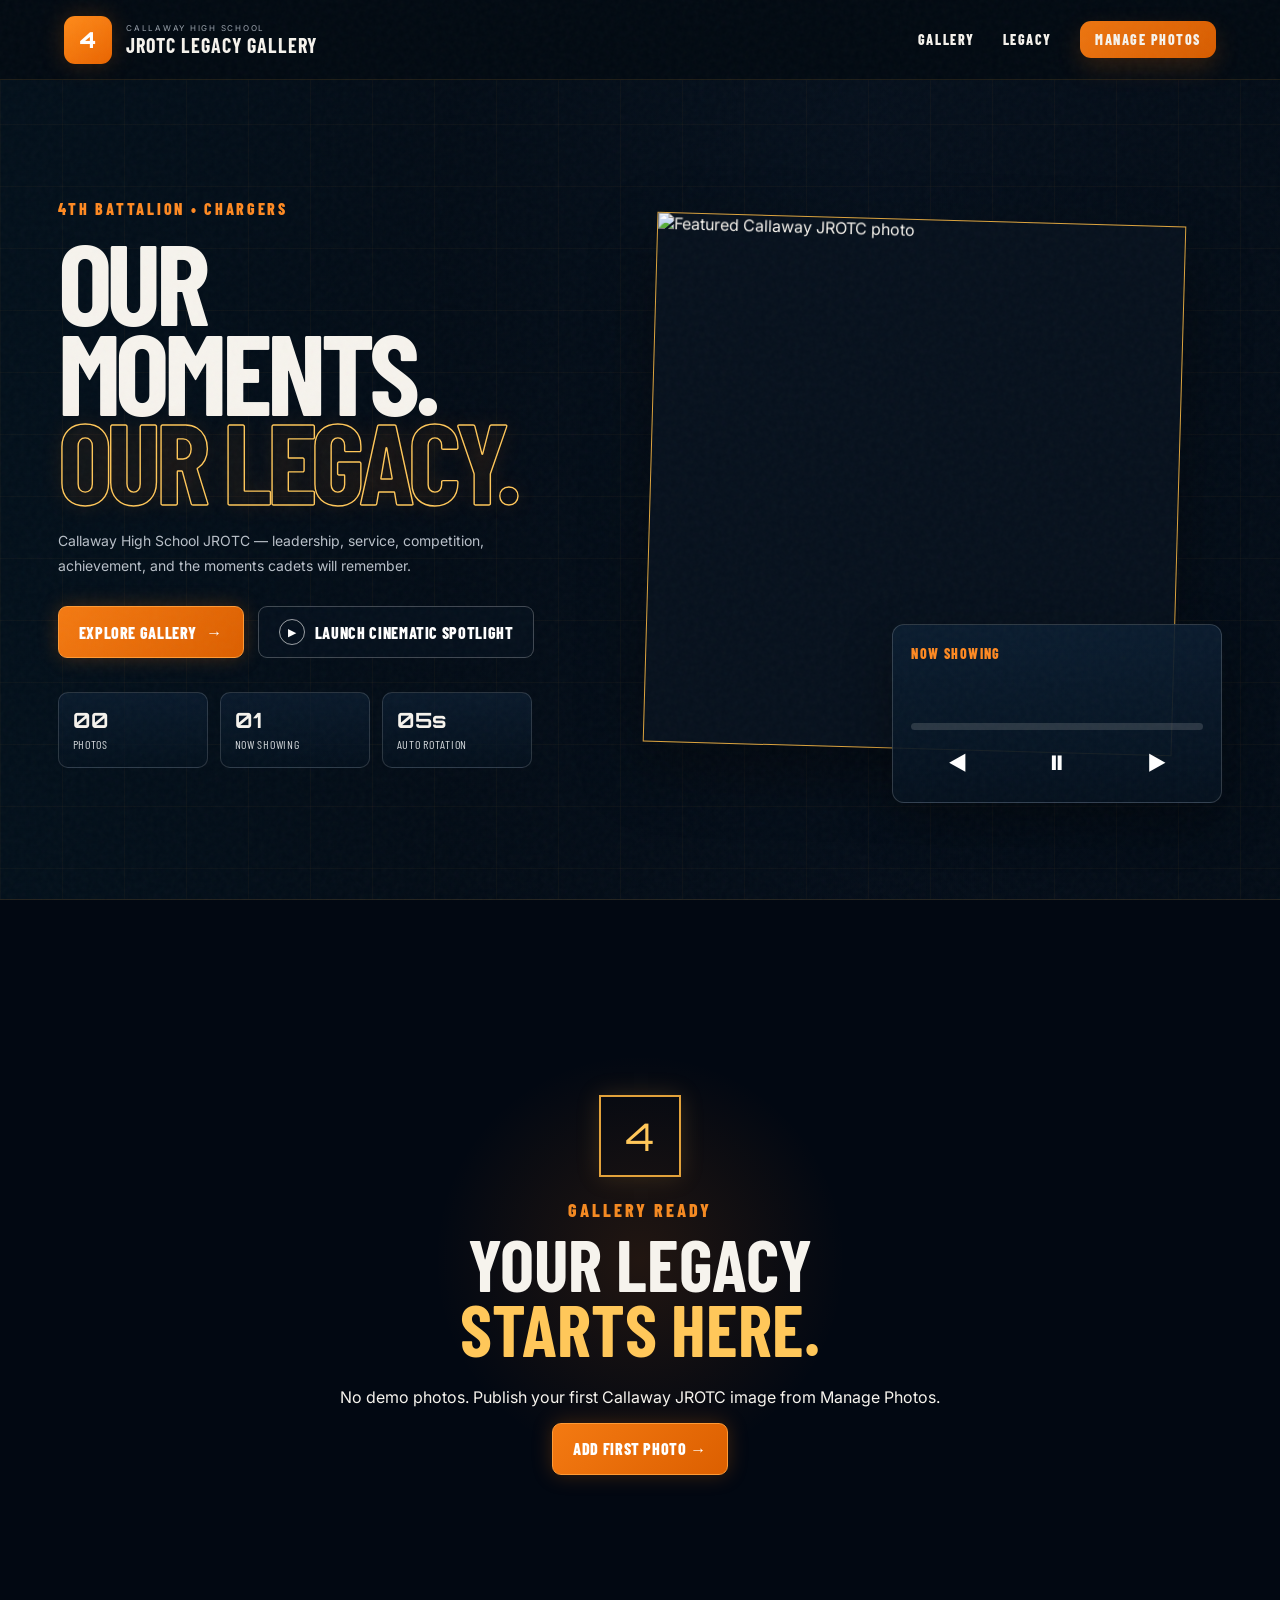
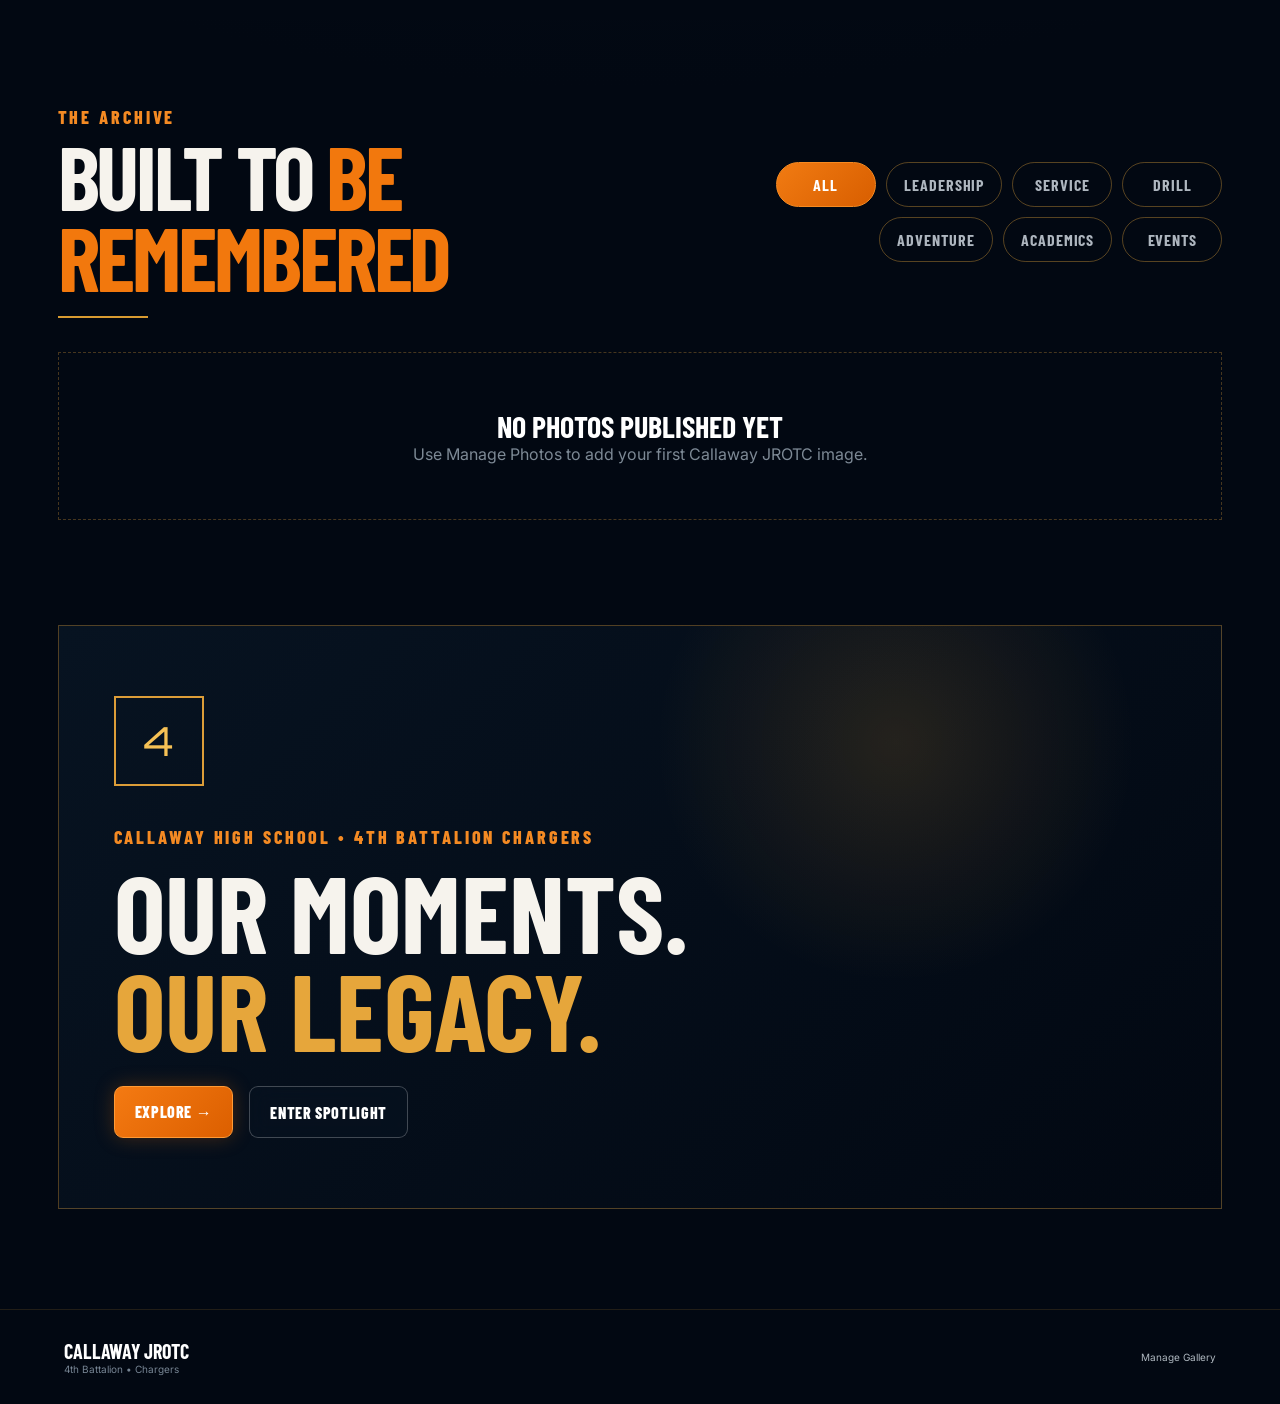
<file: index.html>
<!DOCTYPE html>
<html lang="en">
<head>
  <meta charset="UTF-8">
  <meta name="viewport" content="width=device-width, initial-scale=1.0">
  <meta name="theme-color" content="#020812">
  <title>Callaway JROTC Legacy Gallery</title>
  <link rel="preconnect" href="https://fonts.googleapis.com">
  <link rel="preconnect" href="https://fonts.gstatic.com" crossorigin>
  <link href="https://fonts.googleapis.com/css2?family=Barlow+Condensed:wght@600;700;800;900&family=Inter:wght@400;500;600;700;800&family=Orbitron:wght@600;700;800&display=swap" rel="stylesheet">
  <link rel="stylesheet" href="style.css">
</head>
<body>
  <div class="grain"></div>

  <header class="topbar">
    <a href="#home" class="brand">
      <div class="brand-mark">4</div>
      <div class="brand-copy">
        <span>CALLAWAY HIGH SCHOOL</span>
        <strong>JROTC LEGACY GALLERY</strong>
      </div>
    </a>
    <nav>
      <a href="#gallery">Gallery</a>
      <a href="#legacy">Legacy</a>
      <a class="admin-link" href="admin.html">Manage Photos</a>
    </nav>
  </header>

  <main>
    <section id="home" class="hero">
      <div id="heroBackdrop" class="hero-backdrop"></div>
      <div class="hero-shade"></div>
      <div class="hero-lines"></div>

      <div class="hero-content">
        <div class="hero-copy">
          <div class="battalion">4TH BATTALION • CHARGERS</div>
          <h1><span>OUR MOMENTS.</span><em>OUR LEGACY.</em></h1>
          <p>Callaway High School JROTC — leadership, service, competition, achievement, and the moments cadets will remember.</p>

          <div class="hero-actions">
            <a href="#gallery" class="primary-btn">EXPLORE GALLERY <span>→</span></a>
            <button id="spotlightBtn" class="outline-btn"><span class="play-icon">▶</span> LAUNCH CINEMATIC SPOTLIGHT</button>
          </div>

          <div class="hero-stats">
            <div><b id="photoCount">00</b><small>PHOTOS</small></div>
            <div><b id="heroCurrent">01</b><small>NOW SHOWING</small></div>
            <div><b>05s</b><small>AUTO ROTATION</small></div>
          </div>
        </div>

        <div class="hero-feature">
          <div class="hero-frame-back one"></div>
          <div class="hero-frame-back two"></div>
          <div class="hero-photo-frame">
            <img id="heroImage" alt="Featured Callaway JROTC photo">
          </div>
          <div class="hero-now-card">
            <span>NOW SHOWING</span>
            <strong id="heroTitle"></strong>
            <p id="heroCaption"></p>
            <div class="hero-progress"><div id="heroProgress"></div></div>
            <div class="hero-controls">
              <button id="heroPrev">◀</button>
              <button id="heroPlay">Ⅱ</button>
              <button id="heroNext">▶</button>
            </div>
          </div>
        </div>
      </div>
    </section>

    <section id="emptyHero" class="empty-hero" hidden>
      <div class="empty-mark">4</div>
      <span>GALLERY READY</span>
      <h2>YOUR LEGACY<br><em>STARTS HERE.</em></h2>
      <p>No demo photos. Publish your first Callaway JROTC image from Manage Photos.</p>
      <a href="admin.html" class="primary-btn">ADD FIRST PHOTO →</a>
    </section>

    <section id="gallery" class="gallery-section">
      <div class="archive-head">
        <div>
          <span class="micro">THE ARCHIVE</span>
          <h2>BUILT TO <em>BE REMEMBERED</em></h2>
          <div class="head-line"></div>
        </div>
        <div class="filters">
          <button class="filter active" data-filter="all">ALL</button>
          <button class="filter" data-filter="leadership">LEADERSHIP</button>
          <button class="filter" data-filter="service">SERVICE</button>
          <button class="filter" data-filter="drill">DRILL</button>
          <button class="filter" data-filter="adventure">ADVENTURE</button>
          <button class="filter" data-filter="academics">ACADEMICS</button>
          <button class="filter" data-filter="events">EVENTS</button>
        </div>
      </div>

      <div id="galleryGrid" class="gallery-grid"></div>
      <div id="emptyGallery" class="empty-gallery" hidden>
        <strong>NO PHOTOS PUBLISHED YET</strong>
        <span>Use Manage Photos to add your first Callaway JROTC image.</span>
      </div>
    </section>

    <section id="legacy" class="legacy">
      <div class="legacy-inner">
        <div class="legacy-mark">4</div>
        <span class="micro">CALLAWAY HIGH SCHOOL • 4TH BATTALION CHARGERS</span>
        <h2>OUR MOMENTS.<br><em>OUR LEGACY.</em></h2>
        <div class="legacy-actions">
          <a href="#gallery" class="primary-btn">EXPLORE →</a>
          <button id="legacySpotlight" class="outline-btn">ENTER SPOTLIGHT</button>
        </div>
      </div>
    </section>
  </main>

  <footer>
    <div><strong>CALLAWAY JROTC</strong><span>4th Battalion • Chargers</span></div>
    <a href="admin.html">Manage Gallery</a>
  </footer>

  <!-- MOCKUP-MATCHED SPOTLIGHT -->
  <div id="spotlight" class="cinema-overlay" aria-hidden="true">
    <div id="cinemaBackdrop" class="cinema-backdrop"></div>
    <div class="cinema-shade"></div>
    <div class="cinema-rays"></div>

    <div class="cinema-topbar">
      <div class="cinema-label"><span></span>CINEMATIC SPOTLIGHT</div>

      <div class="cinema-top-actions">
        <div class="autoplay-label">AUTOPLAY <b id="autoplayState">ON</b><span></span></div>
        <button id="toggleAutoplay" class="pause-btn">Ⅱ&nbsp;&nbsp;PAUSE</button>
        <button id="closeSpotlight" class="cinema-close">×</button>
      </div>
    </div>

    <div class="cinema-shell">
      <div class="cinema-stage-grid">
        <div class="nav-cell">
          <button id="spotPrev" class="cinema-arrow">‹</button>
        </div>

        <div class="cinema-photo-column">
          <div class="cinema-gold-outer">
            <div id="spotPhotoStage" class="cinema-photo-stage">
              <img id="spotImage" alt="">
              <div class="cinema-photo-vignette"></div>
              <div class="cinema-progress"><div id="spotProgress"></div></div>
            </div>
          </div>
        </div>

        <div class="nav-cell">
          <button id="spotNext" class="cinema-arrow">›</button>
        </div>
      </div>

      <div class="cinema-meta">
        <div class="cinema-title">
          <span id="spotCategory"></span>
          <h2 id="spotTitle"></h2>
          <div class="title-rule"><i></i></div>
          <p id="spotCaption"></p>
        </div>

        <div class="cinema-count">
          <b id="spotCurrent">01</b>
          <span>/</span>
          <small id="spotTotal">01</small>
        </div>
      </div>

      <div class="filmstrip-shell">
        <div class="filmstrip-edge left-edge"></div>
        <div id="filmstrip" class="filmstrip"></div>
        <div class="filmstrip-edge right-edge"></div>
      </div>
    </div>
  </div>

  <script src="app.js"></script>
</body>
</html>
</file>
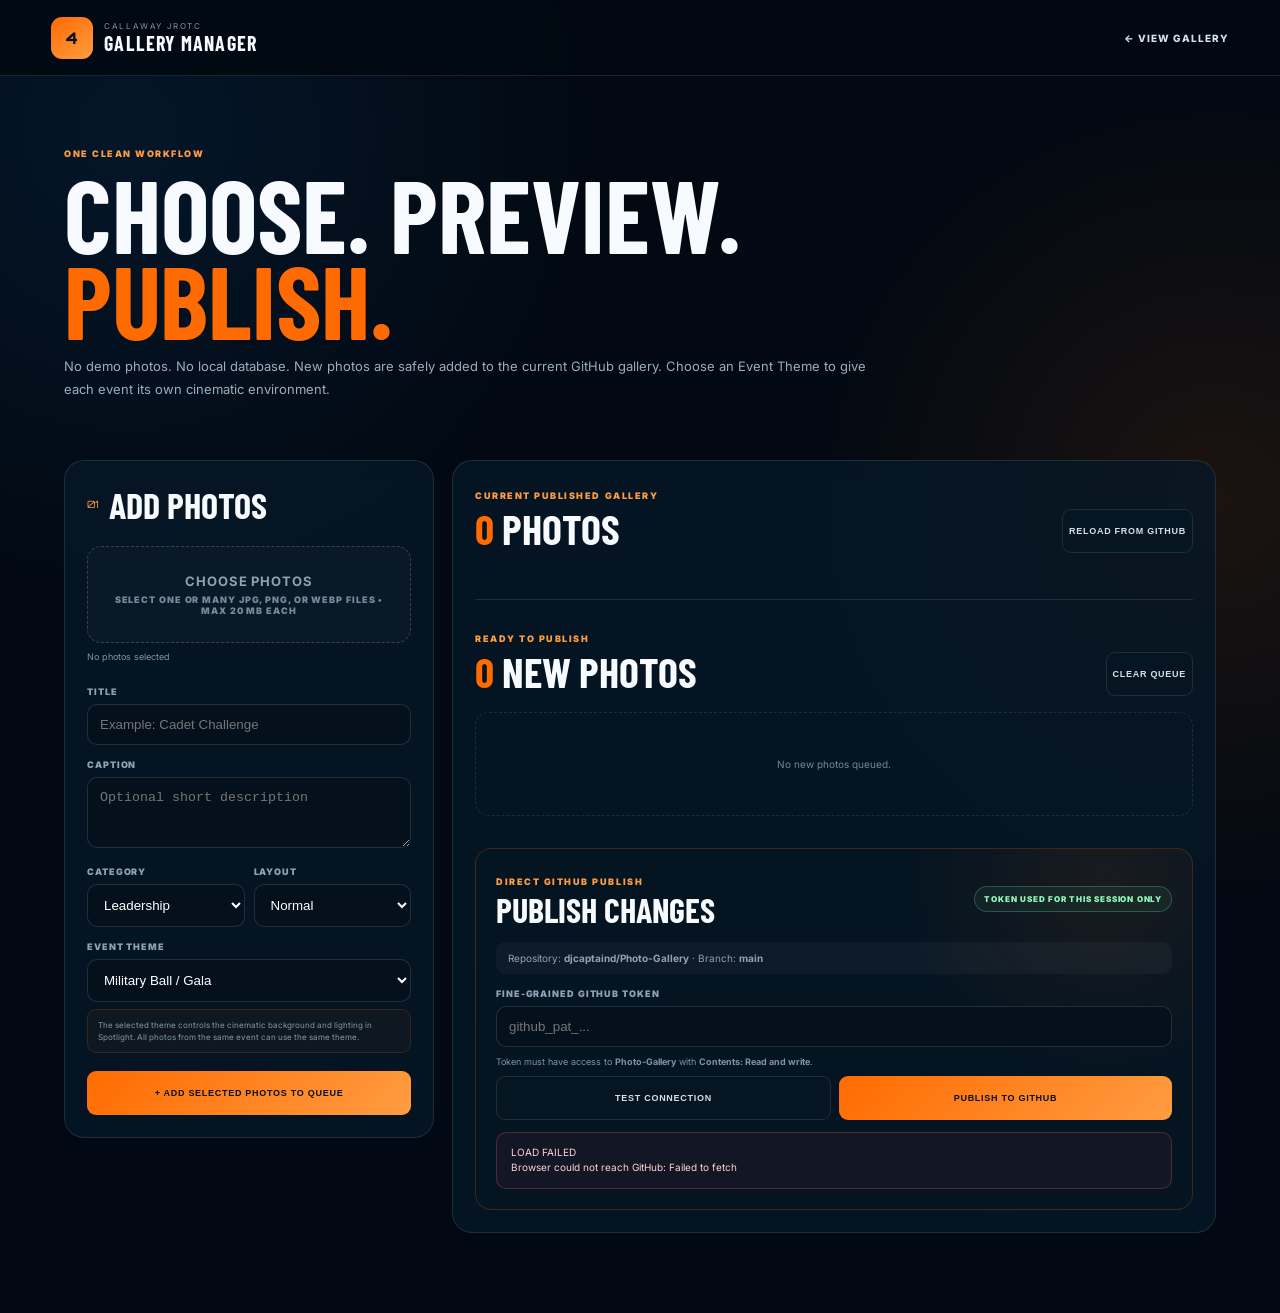
<file: admin.html>
<!DOCTYPE html>
<html lang="en">
<head>
  <meta charset="UTF-8">
  <meta name="viewport" content="width=device-width,initial-scale=1">
  <title>Callaway JROTC Gallery Manager</title>
  <link href="https://fonts.googleapis.com/css2?family=Barlow+Condensed:wght@700;800;900&family=Inter:wght@400;600;700;800&family=Orbitron:wght@600;700;800&display=swap" rel="stylesheet">
  <link rel="stylesheet" href="admin.css">
</head>
<body>
<header><div class="brand"><div class="badge">4</div><div><span>CALLAWAY JROTC</span><strong>GALLERY MANAGER</strong></div></div><a href="index.html">← VIEW GALLERY</a></header>
<main>
<section class="intro"><span>ONE CLEAN WORKFLOW</span><h1>Choose. Preview.<br><em>Publish.</em></h1><p>No demo photos. No local database. New photos are safely added to the current GitHub gallery. Choose an Event Theme to give each event its own cinematic environment.</p></section>
<section class="workspace">
  <aside class="add-panel">
    <div class="step"><span>01</span><h2>Add Photos</h2></div>
    <label class="dropbox"><input id="fileInput" type="file" multiple accept=".jpg,.jpeg,.png,.webp,image/jpeg,image/png,image/webp"><strong>CHOOSE PHOTOS</strong><small>Select one or many JPG, PNG, or WebP files • max 20 MB each</small></label>
    <div id="fileStatus" class="file-status">No photos selected</div>
    <div id="multiPreview" class="multi-preview"></div>
    <img id="preview" class="preview" hidden alt="Selected photo preview">
    <label>Title</label><input id="titleInput" placeholder="Example: Cadet Challenge">
    <label>Caption</label><textarea id="captionInput" rows="3" placeholder="Optional short description"></textarea>
    <div class="two"><div><label>Category</label><select id="categoryInput"><option value="leadership">Leadership</option><option value="service">Service</option><option value="drill">Drill & Color Guard</option><option value="adventure">Adventure</option><option value="academics">Academics</option><option value="events">Events</option></select></div><div><label>Layout</label><select id="layoutInput"><option value="normal">Normal</option><option value="wide">Wide</option><option value="tall">Tall</option></select></div></div>
    <label>Event Theme</label>
    <select id="eventThemeInput">
      <option value="military-ball">Military Ball / Gala</option>
      <option value="color-guard">Color Guard / Ceremony</option>
      <option value="drill-competition">Drill Competition</option>
      <option value="cadet-challenge">Cadet Challenge / Fitness</option>
      <option value="adventure-training">Adventure Training / ATU</option>
      <option value="academics-college">Academics / College Visit</option>
      <option value="stem-aviation">STEM / Aviation</option>
      <option value="community-service">Community Service</option>
      <option value="awards-promotion">Awards / Promotion</option>
      <option value="classroom">Classroom / Instruction</option>
      <option value="auto">Auto From Category</option>
    </select>
    <div class="theme-help">The selected theme controls the cinematic background and lighting in Spotlight. All photos from the same event can use the same theme.</div>
    <button id="queueBtn" class="orange-btn">+ ADD SELECTED PHOTOS TO QUEUE</button>
  </aside>

  <section class="main-panel">
    <div class="panel-head"><div><span class="micro">CURRENT PUBLISHED GALLERY</span><h2><b id="publishedCount">0</b> Photos</h2></div><button id="reloadBtn" class="dark-btn">RELOAD FROM GITHUB</button></div>
    <div id="publishedGrid" class="cards"></div>

    <div class="queue-section"><div class="panel-head"><div><span class="micro">READY TO PUBLISH</span><h2><b id="queueCount">0</b> New Photos</h2></div><button id="clearQueueBtn" class="dark-btn">CLEAR QUEUE</button></div><div id="queueGrid" class="cards"></div></div>

    <div class="publish-box">
      <div class="publish-title"><div><span class="micro">DIRECT GITHUB PUBLISH</span><h2>Publish Changes</h2></div><div class="session-pill">TOKEN USED FOR THIS SESSION ONLY</div></div>
      <div class="repo-lock">Repository: <b>djcaptaind/Photo-Gallery</b> · Branch: <b>main</b></div>
      <label>Fine-grained GitHub Token</label><input id="tokenInput" type="password" placeholder="github_pat_..." autocomplete="new-password">
      <p class="token-help">Token must have access to <b>Photo-Gallery</b> with <b>Contents: Read and write</b>.</p>
      <div class="publish-actions"><button id="testBtn" class="dark-btn">TEST CONNECTION</button><button id="publishBtn" class="orange-btn">PUBLISH TO GITHUB</button></div>
      <div id="statusBox" class="status-box" hidden></div>
      <div id="progressWrap" class="progress-wrap" hidden><div class="progress-top"><span id="progressText">Preparing…</span><b id="progressPct">0%</b></div><div class="progress-track"><div id="progressBar"></div></div></div>
    </div>
  </section>
</section>
</main>
<div id="toast" class="toast"></div>
<script src="admin.js"></script>
</body>
</html>
</file>
<file: style.css>
:root{
  --orange:#f5750a;
  --orange2:#ff9a35;
  --gold:#e2a23b;
  --gold2:#ffc75a;
  --navy:#06111e;
  --navy2:#0a1b2e;
  --bg:#020812;
  --white:#f6f3ed;
  --muted:#a7afba;
}
*{box-sizing:border-box}
html{scroll-behavior:smooth}
body{margin:0;background:radial-gradient(circle at 50% 0%,#0a1727,#020812 55%);color:var(--white);font-family:Inter,Arial,sans-serif;overflow-x:hidden}
body.locked{overflow:hidden}
a{color:inherit}
button{font:inherit}
.grain{position:fixed;inset:0;z-index:999;pointer-events:none;opacity:.032;background-image:url("data:image/svg+xml,%3Csvg viewBox='0 0 180 180' xmlns='http://www.w3.org/2000/svg'%3E%3Cfilter id='n'%3E%3CfeTurbulence type='fractalNoise' baseFrequency='.9' numOctaves='4' stitchTiles='stitch'/%3E%3C/filter%3E%3Crect width='100%25' height='100%25' filter='url(%23n)'/%3E%3C/svg%3E")}

.topbar{position:fixed;z-index:80;top:0;left:0;right:0;height:80px;padding:0 5vw;display:flex;align-items:center;justify-content:space-between;background:rgba(3,10,18,.9);border-bottom:1px solid rgba(226,162,59,.12);backdrop-filter:blur(14px)}
.brand{display:flex;align-items:center;gap:14px;text-decoration:none}
.brand-mark{width:48px;height:48px;border-radius:11px;display:grid;place-items:center;background:linear-gradient(145deg,#ff8b1a,#e96400);color:#fff;font-family:Orbitron;font-size:22px;font-weight:800;box-shadow:0 0 25px rgba(244,115,10,.22)}
.brand-copy span{display:block;font-size:8px;letter-spacing:.22em;color:#9ba4ae}
.brand-copy strong{font-family:Barlow Condensed;font-size:20px;letter-spacing:.05em}
nav{display:flex;align-items:center;gap:28px}
nav a{text-decoration:none;font-family:Barlow Condensed;font-size:14px;font-weight:800;letter-spacing:.11em;text-transform:uppercase}
.admin-link{padding:10px 15px;border-radius:11px;background:linear-gradient(135deg,#ed7510,#d75c00);box-shadow:0 10px 24px rgba(238,112,7,.18)}

.hero{min-height:100vh;position:relative;overflow:hidden;padding:118px 4.5vw 50px;display:flex;align-items:center;border-bottom:1px solid rgba(226,162,59,.14)}
.hero-backdrop{position:absolute;inset:-4%;background-position:center;background-size:cover;filter:blur(34px) saturate(.82) brightness(.44);transform:scale(1.1);opacity:.65}
.hero-shade{position:absolute;inset:0;background:linear-gradient(90deg,#03101b 0%,rgba(3,12,22,.97) 35%,rgba(3,12,22,.55) 68%,rgba(3,12,22,.85) 100%)}
.hero-lines{position:absolute;inset:0;background-image:linear-gradient(rgba(226,162,59,.04) 1px,transparent 1px),linear-gradient(90deg,rgba(226,162,59,.04) 1px,transparent 1px);background-size:62px 62px}
.hero-content{position:relative;z-index:2;width:100%;max-width:1600px;margin:auto;display:grid;grid-template-columns:minmax(440px,.9fr) minmax(560px,1.1fr);gap:46px;align-items:center}
.battalion{font-family:Barlow Condensed;font-size:16px;font-weight:800;letter-spacing:.17em;color:#ff8a22;margin-bottom:18px}
.hero h1{font-family:Barlow Condensed;font-size:clamp(84px,9vw,142px);line-height:.78;text-transform:uppercase;margin:0;letter-spacing:-.045em}
.hero h1 span,.hero h1 em{display:block}.hero h1 em{font-style:normal;color:transparent;-webkit-text-stroke:1.4px var(--gold2);text-shadow:0 0 22px rgba(244,115,10,.12)}
.hero-copy>p{max-width:620px;color:#b9c0c9;font-size:14px;line-height:1.75;margin:24px 0 0}
.hero-actions{display:flex;gap:14px;margin-top:28px;flex-wrap:wrap}
.primary-btn,.outline-btn{min-height:52px;padding:0 20px;border-radius:9px;display:inline-flex;align-items:center;justify-content:center;gap:10px;text-decoration:none;font-family:Barlow Condensed;font-size:16px;font-weight:800;letter-spacing:.04em;cursor:pointer}
.primary-btn{background:linear-gradient(135deg,#f47a12,#dc5f00);color:#fff;border:1px solid #ff9a35;box-shadow:0 0 20px rgba(244,115,10,.25)}
.outline-btn{background:rgba(7,20,34,.58);color:#fff;border:1px solid rgba(255,255,255,.24);backdrop-filter:blur(10px)}
.play-icon{width:26px;height:26px;border-radius:50%;display:grid;place-items:center;border:1px solid rgba(255,255,255,.6);font-size:10px}
.hero-stats{display:flex;gap:12px;margin-top:34px}
.hero-stats>div{min-width:150px;padding:14px;border-radius:10px;border:1px solid rgba(255,255,255,.15);background:linear-gradient(180deg,rgba(13,31,51,.72),rgba(5,18,31,.7))}
.hero-stats b{display:block;font-family:Orbitron;font-size:21px}.hero-stats small{font-family:Barlow Condensed;font-size:12px;letter-spacing:.06em;color:#d4d8dc}
.hero-feature{position:relative;min-height:670px;display:flex;align-items:center;justify-content:center}
.hero-frame-back{position:absolute;width:68%;height:62%;border:1px solid rgba(226,162,59,.28);border-radius:12px;background:rgba(8,26,44,.45)}
.hero-frame-back.one{transform:translate(42px,16px) rotate(5deg)}.hero-frame-back.two{transform:translate(-35px,26px) rotate(-4deg)}
.hero-photo-frame{position:relative;z-index:3;width:min(700px,86%);height:530px;border:1px solid #dca33d;background:#07111d;box-shadow:0 24px 65px rgba(0,0,0,.4);transform:rotate(1.6deg)}
.hero-photo-frame img{width:100%;height:100%;object-fit:cover;display:block}
.hero-now-card{position:absolute;z-index:5;right:0;bottom:16px;width:330px;padding:18px;border-radius:12px;border:1px solid rgba(255,255,255,.17);background:linear-gradient(180deg,rgba(11,29,48,.93),rgba(5,18,31,.93));box-shadow:0 18px 50px rgba(0,0,0,.32)}
.hero-now-card>span{font-family:Barlow Condensed;font-size:14px;font-weight:800;letter-spacing:.1em;color:#ff8a22}.hero-now-card>strong{display:block;margin-top:8px;font-family:Barlow Condensed;font-size:34px;text-transform:uppercase}.hero-now-card p{color:#c4c9cf;font-size:12px;line-height:1.55;min-height:36px}
.hero-progress{height:7px;border-radius:999px;background:rgba(255,255,255,.14);overflow:hidden}.hero-progress div{height:100%;width:0;background:linear-gradient(90deg,#ff7300,#ffa33d)}
.hero-controls{display:grid;grid-template-columns:1fr 1fr 1fr;gap:7px;margin-top:12px}.hero-controls button{height:42px;border:0;background:transparent;color:#fff;font-size:20px;font-weight:900;cursor:pointer}

.empty-hero{min-height:80vh;padding:120px 20px 70px;display:flex;flex-direction:column;align-items:center;justify-content:center;text-align:center;background:radial-gradient(circle at center,rgba(244,115,10,.13),transparent 28%),#020812}
.empty-mark{width:82px;height:82px;border:2px solid var(--gold);display:grid;place-items:center;font-family:Orbitron;font-size:38px;color:var(--gold2);box-shadow:0 0 22px rgba(226,162,59,.18);margin-bottom:22px}
.empty-hero>span,.micro{font-family:Barlow Condensed;font-size:18px;font-weight:800;letter-spacing:.16em;color:#f48a23}
.empty-hero h2,.archive-head h2,.legacy h2{font-family:Barlow Condensed;text-transform:uppercase;line-height:.9}.empty-hero h2{font-size:72px;margin:10px 0}.empty-hero h2 em{font-style:normal;color:var(--gold2)}

.gallery-section{max-width:1600px;margin:auto;padding:86px 4.5vw 105px}
.archive-head{display:flex;justify-content:space-between;gap:40px;align-items:center;margin-bottom:34px}
.archive-head h2{font-size:clamp(62px,7vw,100px);margin:7px 0 0;letter-spacing:-.035em}.archive-head h2 em{font-style:normal;color:#f2780d}
.head-line{width:90px;height:2px;background:#d89b31;margin-top:20px}
.filters{display:flex;max-width:560px;justify-content:flex-end;flex-wrap:wrap;gap:10px}
.filter{min-width:100px;padding:12px 17px;border-radius:999px;border:1px solid rgba(226,162,59,.38);background:transparent;color:#aeb6bf;font-family:Barlow Condensed;font-size:16px;font-weight:700;letter-spacing:.06em;cursor:pointer}
.filter.active,.filter:hover{background:linear-gradient(135deg,#f17b12,#d85e00);color:#fff;border-color:#f68a21}
.gallery-grid{display:grid;grid-template-columns:repeat(12,1fr);grid-auto-flow:dense;gap:18px}
.photo-card{position:relative;grid-column:span 4;height:500px;overflow:hidden;border-radius:14px;border:1px solid rgba(226,162,59,.48);background:#07131f;cursor:pointer;box-shadow:0 16px 45px rgba(0,0,0,.25)}
.photo-card.wide{grid-column:span 8}.photo-card.tall{height:600px}.photo-card:after{content:"";position:absolute;inset:0;z-index:1;box-shadow:inset 0 -160px 110px rgba(0,0,0,.82)}
.photo-card img{width:100%;height:100%;object-fit:cover;transition:transform .7s ease,filter .35s}.photo-card:hover img{transform:scale(1.045);filter:saturate(1.08) contrast(1.04)}
.card-num{position:absolute;z-index:3;left:20px;bottom:15px;font-family:Barlow Condensed;font-size:34px;color:#b5bac0}
.card-copy{position:absolute;z-index:3;left:22px;right:22px;bottom:54px}.card-copy span{font-family:Barlow Condensed;font-size:18px;font-weight:800;color:#f6a52f}.card-copy h3{font-family:Barlow Condensed;font-size:44px;line-height:.95;text-transform:uppercase;margin:5px 0}.card-copy p{font-size:13px;color:#c3c8ce}
.empty-gallery{padding:55px;text-align:center;border:1px dashed rgba(226,162,59,.3);color:#7d8995}.empty-gallery strong{display:block;font-family:Barlow Condensed;font-size:30px;color:#fff}

.legacy{padding:0 4.5vw 100px}.legacy-inner{max-width:1500px;margin:auto;min-height:520px;padding:70px 55px;position:relative;overflow:hidden;border:1px solid rgba(226,162,59,.35);background:radial-gradient(circle at 72% 20%,rgba(255,177,57,.13),transparent 25%),linear-gradient(135deg,#071321,#020812)}
.legacy-mark{width:90px;height:90px;border:2px solid #dc9d38;display:grid;place-items:center;font-family:Orbitron;font-size:40px;color:#f6c155;margin-bottom:40px}.legacy h2{font-size:clamp(76px,8.5vw,130px);margin:14px 0}.legacy h2 em{font-style:normal;color:#e6a63b}.legacy-actions{display:flex;gap:16px;margin-top:28px}
footer{min-height:95px;padding:24px 5vw;border-top:1px solid rgba(226,162,59,.14);display:flex;justify-content:space-between;align-items:center;color:#778594;font-size:10px}footer strong{display:block;color:#fff;font-family:Barlow Condensed;font-size:20px}footer a{text-decoration:none;color:#aeb7bf}

/* ===========================
   MOCKUP-MATCHED SPOTLIGHT
   =========================== */
.cinema-overlay{position:fixed;inset:0;z-index:200;display:none;overflow:hidden;background:#04080e}
.cinema-overlay.open{display:block}
.cinema-backdrop{position:absolute;inset:-6%;background-position:center;background-size:cover;filter:blur(36px) brightness(.5) saturate(.95);transform:scale(1.12);opacity:.9}
.cinema-shade{position:absolute;inset:0;background:radial-gradient(circle at 50% 34%,rgba(5,9,15,.04),rgba(5,9,15,.48) 60%,rgba(5,9,15,.92) 100%),linear-gradient(180deg,rgba(5,9,15,.14),rgba(5,9,15,.62))}
.cinema-rays{position:absolute;inset:0;background:linear-gradient(115deg,transparent 10%,rgba(246,121,15,.11) 24%,transparent 38%),linear-gradient(65deg,transparent 57%,rgba(63,136,229,.09) 72%,transparent 87%)}

.cinema-topbar{position:relative;z-index:4;height:78px;padding:18px 2.5vw 0;display:flex;justify-content:space-between;align-items:flex-start}
.cinema-label{display:flex;align-items:center;gap:10px;padding:10px 18px;border-radius:999px;border:1px solid rgba(226,162,59,.7);background:rgba(5,16,27,.62);font-family:Barlow Condensed;font-size:20px;font-weight:800;letter-spacing:.05em;box-shadow:0 0 22px rgba(226,162,59,.08)}
.cinema-label span{width:12px;height:12px;border-radius:50%;background:#ff7300;box-shadow:0 0 15px rgba(255,115,0,.95)}
.cinema-top-actions{display:flex;align-items:center;gap:14px}
.autoplay-label{display:flex;align-items:center;gap:8px;font-family:Barlow Condensed;font-size:18px;font-weight:800;letter-spacing:.06em}.autoplay-label b{color:#fff}.autoplay-label span{width:10px;height:10px;border-radius:50%;background:#ff7300;box-shadow:0 0 12px rgba(255,115,0,.9)}
.pause-btn,.cinema-close{border:1px solid rgba(226,162,59,.75);background:rgba(5,16,27,.62);color:#fff;font-family:Barlow Condensed;font-size:18px;font-weight:800;cursor:pointer}
.pause-btn{height:46px;padding:0 18px;border-radius:12px}
.cinema-close{width:48px;height:48px;border-radius:50%;font-size:30px;line-height:1}

.cinema-shell{position:relative;z-index:3;height:calc(100% - 78px);max-width:1580px;margin:auto;padding:4px 2.5vw 16px;display:grid;grid-template-rows:minmax(0,1fr) auto auto;gap:10px}

/* Critical fix: arrows have their own columns */
.cinema-stage-grid{min-height:0;display:grid;grid-template-columns:84px minmax(0,1fr) 84px;gap:14px;align-items:center}
.nav-cell{height:100%;display:flex;align-items:center;justify-content:center}
.cinema-arrow{width:74px;height:104px;border-radius:50%;border:1px solid rgba(226,162,59,.78);background:rgba(6,18,30,.58);color:#fff;font-size:58px;line-height:1;cursor:pointer;backdrop-filter:blur(10px);box-shadow:0 12px 35px rgba(0,0,0,.27)}
.cinema-arrow:hover{background:linear-gradient(135deg,#f17a11,#d96102);color:#fff;box-shadow:0 0 22px rgba(245,119,11,.3)}

.cinema-photo-column{height:100%;min-height:0;display:flex;align-items:center;justify-content:center}
.cinema-gold-outer{width:100%;height:100%;max-height:610px;min-height:390px;padding:9px;border:1px solid rgba(226,162,59,.58);border-radius:24px;background:rgba(4,13,22,.28);box-shadow:0 0 0 1px rgba(226,162,59,.15),0 28px 80px rgba(0,0,0,.4)}
.cinema-photo-stage{position:relative;width:100%;height:100%;border:1px solid rgba(226,162,59,.92);border-radius:17px;overflow:hidden;background:rgba(5,15,25,.4)}
.cinema-photo-stage:before{content:"";position:absolute;inset:0;background-image:var(--spot-img);background-size:cover;background-position:center;filter:blur(26px) brightness(.56) saturate(1.04);transform:scale(1.09);z-index:0}
.cinema-photo-stage:after{content:"";position:absolute;inset:0;z-index:1;background:linear-gradient(90deg,rgba(5,10,17,.34),transparent 19%,transparent 81%,rgba(5,10,17,.34)),linear-gradient(180deg,rgba(5,10,17,.03),rgba(5,10,17,.14))}
.cinema-photo-stage img{position:absolute;z-index:2;left:50%;top:50%;display:block;transition:opacity .3s ease,transform .5s ease}
.cinema-photo-stage.landscape img{width:100%;height:100%;object-fit:cover;transform:translate(-50%,-50%)}
.cinema-photo-stage.portrait img,.cinema-photo-stage.square img{max-width:88%;max-height:94%;width:auto;height:auto;object-fit:contain;transform:translate(-50%,-50%);border-radius:8px;border:1px solid rgba(226,162,59,.45);box-shadow:0 18px 55px rgba(0,0,0,.38)}
.cinema-photo-stage.square img{max-width:78%}
.cinema-photo-vignette{position:absolute;z-index:3;inset:0;pointer-events:none;box-shadow:inset 0 -80px 70px rgba(0,0,0,.16)}
.cinema-progress{position:absolute;z-index:4;left:2%;right:2%;bottom:13px;height:7px;border-radius:999px;background:rgba(3,7,12,.52);overflow:hidden}
.cinema-progress div{height:100%;width:0;background:linear-gradient(90deg,#ff7200,#ffc14b);box-shadow:0 0 15px rgba(255,115,0,.42)}

.cinema-meta{display:grid;grid-template-columns:minmax(0,1fr) auto;gap:30px;align-items:end;padding:0 10px}
.cinema-title span{font-family:Barlow Condensed;font-size:20px;font-weight:800;color:#f38b25;letter-spacing:.08em}
.cinema-title h2{font-family:Barlow Condensed;font-size:72px;line-height:.84;text-transform:uppercase;margin:4px 0}
.cinema-title p{font-size:12px;color:#c7ccd1;margin:6px 0 0}
.title-rule{display:flex;align-items:center;gap:8px;width:220px;height:10px}.title-rule:before,.title-rule:after{content:"";height:1px;flex:1;background:#d69d39}.title-rule i{width:9px;height:9px;background:#dc9d39;transform:rotate(45deg)}
.cinema-count{display:flex;align-items:baseline;gap:8px;color:#ffc45c;text-shadow:0 0 18px rgba(226,162,59,.22);font-family:Barlow Condensed}
.cinema-count b{font-size:78px}.cinema-count span{font-size:52px}.cinema-count small{font-size:52px}

.filmstrip-shell{position:relative;border:1px solid rgba(226,162,59,.58);border-radius:11px;padding:8px 12px;background:rgba(4,13,22,.56);overflow:hidden}
.filmstrip{display:flex;gap:10px;overflow-x:auto;scrollbar-width:thin;padding:1px}
.film-thumb{position:relative;flex:0 0 235px;height:108px;padding:0;border-radius:8px;overflow:hidden;border:1px solid rgba(226,162,59,.4);background:#07111d;opacity:.66;cursor:pointer;transition:.25s}
.film-thumb img{width:100%;height:100%;object-fit:cover}
.film-thumb.active{opacity:1;border-color:#ffb447;box-shadow:0 0 0 2px rgba(255,180,71,.66),0 0 24px rgba(255,124,15,.4);transform:translateY(-1px)}
.filmstrip-edge{position:absolute;top:0;bottom:0;width:42px;z-index:3;pointer-events:none}.left-edge{left:0;background:linear-gradient(90deg,rgba(4,13,22,.9),transparent)}.right-edge{right:0;background:linear-gradient(-90deg,rgba(4,13,22,.9),transparent)}

@media(max-width:1150px){
  .hero-content{grid-template-columns:1fr}.hero-feature{min-height:600px}.archive-head{flex-direction:column;align-items:flex-start}.filters{justify-content:flex-start}.photo-card,.photo-card.wide{grid-column:span 6}
}
@media(max-width:720px){
  .topbar{height:70px;padding:0 15px}.brand-copy span{font-size:6px}.brand-copy strong{font-size:15px}.brand-mark{width:40px;height:40px}nav a:not(.admin-link){display:none}
  .hero{padding:100px 18px 45px}.hero h1{font-size:82px}.hero-actions{flex-direction:column}.hero-stats{overflow-x:auto}.hero-stats>div{min-width:135px}
  .hero-feature{min-height:470px}.hero-photo-frame{height:390px;width:92%;transform:none}.hero-now-card{right:4%;bottom:-8px;width:92%}
  .gallery-section{padding:68px 15px}.archive-head h2{font-size:60px}.filter{min-width:auto}.photo-card,.photo-card.wide{grid-column:span 12;height:430px}.photo-card.tall{height:500px}
  .legacy{padding:0 15px 70px}.legacy-inner{padding:48px 22px}.legacy h2{font-size:74px}
  .cinema-topbar{height:66px;padding:10px}.cinema-label{font-size:13px;padding:8px 11px}.autoplay-label{display:none}.pause-btn{height:38px;font-size:13px;padding:0 10px}.cinema-close{width:40px;height:40px;font-size:25px}
  .cinema-shell{height:calc(100% - 66px);padding:0 6px 7px}.cinema-stage-grid{grid-template-columns:42px minmax(0,1fr) 42px;gap:5px}.cinema-arrow{width:38px;height:58px;font-size:30px}.cinema-gold-outer{min-height:360px;padding:5px}
  .cinema-meta{gap:8px}.cinema-title h2{font-size:42px}.cinema-title span{font-size:14px}.cinema-count b{font-size:42px}.cinema-count span,.cinema-count small{font-size:28px}
  .film-thumb{flex-basis:105px;height:62px}
  footer{flex-direction:column;align-items:flex-start;gap:8px}
}


/* =========================================================
   EVENT THEME ENGINE
   Each photo may carry eventTheme in gallery-data.json.
   Existing photos without it use a category-based fallback.
   ========================================================= */

/* General transition so event environments change smoothly */
.hero-backdrop,
.cinema-backdrop,
.cinema-rays,
.hero-lines{
  transition:background-image .65s ease, background .65s ease, filter .65s ease, opacity .65s ease;
}

/* MILITARY BALL / GALA — chandelier warmth, elegant gold */
.theme-military-ball .cinema-rays{
  background:
    radial-gradient(circle at 12% 12%,rgba(255,193,89,.52) 0 3px,transparent 4px),
    radial-gradient(circle at 88% 18%,rgba(255,193,89,.45) 0 3px,transparent 4px),
    radial-gradient(ellipse at 50% -12%,rgba(255,187,66,.22),transparent 38%),
    linear-gradient(115deg,transparent 7%,rgba(246,121,15,.13) 23%,transparent 38%),
    linear-gradient(65deg,transparent 60%,rgba(255,184,77,.10) 74%,transparent 88%);
  background-size:auto,auto,auto,auto,auto;
}
.hero.theme-military-ball .hero-lines{
  background-image:
    radial-gradient(circle at 75% 12%,rgba(255,191,75,.18),transparent 14%),
    linear-gradient(rgba(226,162,59,.04) 1px,transparent 1px),
    linear-gradient(90deg,rgba(226,162,59,.04) 1px,transparent 1px);
  background-size:auto,62px 62px,62px 62px;
}

/* COLOR GUARD — ceremonial red / white / blue light ribbons */
.theme-color-guard .cinema-rays{
  background:
    linear-gradient(115deg,rgba(18,67,136,.26),transparent 32%),
    linear-gradient(72deg,transparent 52%,rgba(160,21,31,.22) 72%,transparent 89%),
    radial-gradient(circle at 50% 0%,rgba(255,255,255,.12),transparent 35%);
}
.theme-color-guard .cinema-photo-stage,
.theme-color-guard .cinema-gold-outer{border-color:rgba(232,192,103,.88)}
.hero.theme-color-guard .hero-lines{
  background:
    linear-gradient(115deg,rgba(30,87,162,.10),transparent 36%),
    linear-gradient(68deg,transparent 56%,rgba(156,24,39,.10) 78%,transparent 90%),
    linear-gradient(rgba(226,162,59,.035) 1px,transparent 1px),
    linear-gradient(90deg,rgba(226,162,59,.035) 1px,transparent 1px);
  background-size:auto,auto,62px 62px,62px 62px;
}

/* DRILL — arena spotlights + precision floor/grid */
.theme-drill-competition .cinema-rays{
  background:
    linear-gradient(103deg,transparent 0 16%,rgba(67,145,255,.16) 24%,transparent 34%),
    linear-gradient(76deg,transparent 62%,rgba(255,132,25,.16) 72%,transparent 82%),
    repeating-linear-gradient(90deg,transparent 0 95px,rgba(255,255,255,.025) 96px);
}
.theme-drill-competition .cinema-photo-stage{box-shadow:0 0 0 7px rgba(3,8,13,.55),0 0 0 9px rgba(52,137,255,.15),0 24px 80px rgba(0,0,0,.45)}
.hero.theme-drill-competition .hero-lines{
  background:
    linear-gradient(108deg,transparent 0 18%,rgba(58,145,255,.09) 28%,transparent 39%),
    repeating-linear-gradient(90deg,transparent 0 85px,rgba(255,255,255,.025) 86px);
}

/* CADET CHALLENGE — stadium light banks + track energy */
.theme-cadet-challenge .cinema-rays{
  background:
    radial-gradient(ellipse at 18% 3%,rgba(255,255,255,.22),transparent 14%),
    radial-gradient(ellipse at 82% 3%,rgba(255,255,255,.20),transparent 14%),
    linear-gradient(105deg,transparent 10%,rgba(255,119,10,.18) 27%,transparent 42%),
    repeating-linear-gradient(165deg,transparent 0 60px,rgba(255,122,15,.035) 61px 63px);
}
.theme-cadet-challenge .cinema-progress div{background:linear-gradient(90deg,#ff5e00,#ffe46b)}
.hero.theme-cadet-challenge .hero-lines{
  background:
    radial-gradient(ellipse at 80% 0%,rgba(255,255,255,.10),transparent 18%),
    repeating-linear-gradient(165deg,transparent 0 60px,rgba(255,122,15,.03) 61px 63px);
}

/* ADVENTURE TRAINING — forest green / warm sunrise */
.theme-adventure-training .cinema-rays{
  background:
    linear-gradient(180deg,rgba(31,74,43,.28),transparent 45%),
    repeating-linear-gradient(90deg,rgba(15,48,27,.20) 0 42px,rgba(6,24,16,.08) 44px 88px),
    radial-gradient(circle at 74% 8%,rgba(255,161,58,.16),transparent 24%);
}
.theme-adventure-training .cinema-gold-outer,
.theme-adventure-training .cinema-photo-stage{border-color:rgba(170,164,89,.70)}
.hero.theme-adventure-training .hero-lines{
  background:
    repeating-linear-gradient(90deg,rgba(26,64,38,.07) 0 44px,transparent 45px 88px),
    radial-gradient(circle at 80% 8%,rgba(255,161,58,.09),transparent 24%);
}

/* ACADEMICS / COLLEGE — collegiate blue + warm academic light */
.theme-academics-college .cinema-rays{
  background:
    linear-gradient(115deg,rgba(32,89,164,.24),transparent 34%),
    radial-gradient(circle at 78% 12%,rgba(255,193,92,.15),transparent 22%),
    repeating-linear-gradient(0deg,transparent 0 72px,rgba(255,255,255,.025) 73px);
}
.hero.theme-academics-college .hero-lines{
  background:
    linear-gradient(115deg,rgba(35,96,178,.10),transparent 38%),
    repeating-linear-gradient(0deg,transparent 0 72px,rgba(255,255,255,.02) 73px);
}

/* STEM / AVIATION — hangar / technical blue grid */
.theme-stem-aviation .cinema-rays{
  background:
    radial-gradient(ellipse at 50% 0%,rgba(87,173,255,.20),transparent 35%),
    linear-gradient(110deg,transparent 18%,rgba(35,144,255,.15) 28%,transparent 39%),
    repeating-linear-gradient(90deg,transparent 0 74px,rgba(62,157,255,.04) 75px),
    repeating-linear-gradient(0deg,transparent 0 74px,rgba(62,157,255,.035) 75px);
}
.theme-stem-aviation .cinema-photo-stage{box-shadow:0 0 0 7px rgba(3,8,13,.55),0 0 0 9px rgba(55,151,255,.18),0 24px 80px rgba(0,0,0,.45)}
.hero.theme-stem-aviation .hero-lines{
  background-image:
    repeating-linear-gradient(90deg,transparent 0 74px,rgba(62,157,255,.04) 75px),
    repeating-linear-gradient(0deg,transparent 0 74px,rgba(62,157,255,.035) 75px);
}

/* COMMUNITY SERVICE — civic warm blue / amber */
.theme-community-service .cinema-rays{
  background:
    radial-gradient(circle at 20% 20%,rgba(47,130,213,.17),transparent 26%),
    radial-gradient(circle at 82% 20%,rgba(255,162,57,.14),transparent 24%),
    linear-gradient(120deg,transparent 22%,rgba(255,255,255,.05) 38%,transparent 50%);
}
.hero.theme-community-service .hero-lines{
  background:
    radial-gradient(circle at 78% 16%,rgba(255,162,57,.08),transparent 22%),
    linear-gradient(120deg,rgba(47,130,213,.06),transparent 42%);
}

/* AWARDS / PROMOTION — red stage curtain + gold award glow */
.theme-awards-promotion .cinema-rays{
  background:
    linear-gradient(90deg,rgba(89,6,17,.30),transparent 20%,transparent 80%,rgba(89,6,17,.30)),
    repeating-linear-gradient(90deg,rgba(123,15,26,.08) 0 34px,transparent 35px 66px),
    radial-gradient(ellipse at 50% 0%,rgba(255,190,69,.23),transparent 38%);
}
.theme-awards-promotion .cinema-gold-outer{box-shadow:0 0 0 1px rgba(226,162,59,.18),0 0 34px rgba(226,162,59,.14),0 28px 80px rgba(0,0,0,.42)}
.hero.theme-awards-promotion .hero-lines{
  background:
    repeating-linear-gradient(90deg,rgba(123,15,26,.045) 0 34px,transparent 35px 66px),
    radial-gradient(ellipse at 78% 0%,rgba(255,190,69,.11),transparent 32%);
}

/* CLASSROOM — smart-board / blueprint grid */
.theme-classroom .cinema-rays{
  background:
    linear-gradient(120deg,rgba(28,104,181,.20),transparent 34%),
    repeating-linear-gradient(90deg,transparent 0 54px,rgba(71,162,255,.035) 55px),
    repeating-linear-gradient(0deg,transparent 0 54px,rgba(71,162,255,.03) 55px);
}
.hero.theme-classroom .hero-lines{
  background-image:
    repeating-linear-gradient(90deg,transparent 0 54px,rgba(71,162,255,.035) 55px),
    repeating-linear-gradient(0deg,transparent 0 54px,rgba(71,162,255,.03) 55px);
}

/* Event theme name badge in Spotlight */
.cinema-title:after{
  content:attr(data-theme-label);
}

.hero-photo-frame{overflow:hidden;--hero-img:none}
.hero-photo-frame:before{content:"";position:absolute;inset:0;background-image:var(--hero-img);background-size:cover;background-position:center;filter:blur(22px) brightness(.55) saturate(.95);transform:scale(1.08);opacity:.78}
.hero-photo-frame img{position:relative;z-index:1;width:100%;height:100%;object-fit:contain!important}
.cinema-photo-stage.landscape img,.cinema-photo-stage.portrait img,.cinema-photo-stage.square img{width:auto!important;height:auto!important;max-width:100%!important;max-height:100%!important;object-fit:contain!important;transform:translate(-50%,-50%)}
#spotImage,#heroImage{will-change:transform,opacity,filter}
#spotImage.fx-dissolve,#heroImage.fx-dissolve{animation:fxDissolve .85s ease both}
#spotImage.fx-push-in{animation:fxPushIn 1s cubic-bezier(.2,.75,.2,1) both}
#spotImage.fx-pull-back{animation:fxPullBack 1s cubic-bezier(.2,.75,.2,1) both}
#spotImage.fx-slide-left{animation:fxSlideLeft .9s cubic-bezier(.2,.75,.2,1) both}
#spotImage.fx-slide-right{animation:fxSlideRight .9s cubic-bezier(.2,.75,.2,1) both}
#spotImage.fx-blur-focus{animation:fxBlurFocus 1s ease both}
#spotImage.fx-tilt-in{animation:fxTiltIn .95s cubic-bezier(.2,.75,.2,1) both}
.cinema-photo-stage.fx-light-sweep:after,.hero.fx-light-sweep:after{content:"";position:absolute;z-index:20;inset:-20%;pointer-events:none;background:linear-gradient(105deg,transparent 35%,rgba(255,198,106,0) 42%,rgba(255,198,106,.52) 50%,rgba(255,255,255,.22) 53%,transparent 62%);transform:translateX(-100%);animation:fxLightSweep 1.1s ease both}
#spotImage.fx-light-sweep,#heroImage.fx-light-sweep{animation:fxDissolve .75s ease both}
#heroImage.fx-push-in{animation:heroPushIn 1s ease both}#heroImage.fx-pull-back{animation:heroPullBack 1s ease both}#heroImage.fx-slide-left{animation:heroSlideLeft .9s ease both}#heroImage.fx-slide-right{animation:heroSlideRight .9s ease both}#heroImage.fx-blur-focus{animation:heroBlurFocus 1s ease both}#heroImage.fx-tilt-in{animation:heroTiltIn .95s ease both}
@keyframes fxDissolve{from{opacity:0;filter:brightness(.65)}to{opacity:1;filter:brightness(1)}}
@keyframes fxPushIn{from{opacity:0;transform:translate(-50%,-50%) scale(.9)}to{opacity:1;transform:translate(-50%,-50%) scale(1)}}
@keyframes fxPullBack{from{opacity:0;transform:translate(-50%,-50%) scale(1.12)}to{opacity:1;transform:translate(-50%,-50%) scale(1)}}
@keyframes fxSlideLeft{from{opacity:0;transform:translate(calc(-50% + 90px),-50%) scale(.98)}to{opacity:1;transform:translate(-50%,-50%) scale(1)}}
@keyframes fxSlideRight{from{opacity:0;transform:translate(calc(-50% - 90px),-50%) scale(.98)}to{opacity:1;transform:translate(-50%,-50%) scale(1)}}
@keyframes fxBlurFocus{from{opacity:.15;filter:blur(18px) brightness(1.25);transform:translate(-50%,-50%) scale(1.04)}to{opacity:1;filter:blur(0) brightness(1);transform:translate(-50%,-50%) scale(1)}}
@keyframes fxTiltIn{from{opacity:0;transform:translate(-50%,-50%) perspective(1000px) rotateY(7deg) scale(.96)}to{opacity:1;transform:translate(-50%,-50%) perspective(1000px) rotateY(0) scale(1)}}
@keyframes fxLightSweep{from{transform:translateX(-110%)}to{transform:translateX(110%)}}
@keyframes heroPushIn{from{opacity:0;transform:scale(.9)}to{opacity:1;transform:scale(1)}}@keyframes heroPullBack{from{opacity:0;transform:scale(1.12)}to{opacity:1;transform:scale(1)}}@keyframes heroSlideLeft{from{opacity:0;transform:translateX(90px)}to{opacity:1;transform:translateX(0)}}@keyframes heroSlideRight{from{opacity:0;transform:translateX(-90px)}to{opacity:1;transform:translateX(0)}}@keyframes heroBlurFocus{from{opacity:.15;filter:blur(18px);transform:scale(1.04)}to{opacity:1;filter:blur(0);transform:scale(1)}}@keyframes heroTiltIn{from{opacity:0;transform:perspective(1000px) rotateY(7deg) scale(.96)}to{opacity:1;transform:perspective(1000px) rotateY(0) scale(1)}}
@media(prefers-reduced-motion:reduce){#spotImage,#heroImage{animation:none!important}}
</file>
<file: admin.css>
:root{--orange:#ff6b00;--orange2:#ff9c42;--bg:#020912;--panel:#071827;--line:rgba(255,255,255,.1);--muted:#91a5b7;--green:#70f2a7}*{box-sizing:border-box}body{margin:0;background:radial-gradient(circle at 10% 10%,rgba(23,117,209,.12),transparent 28%),radial-gradient(circle at 95% 38%,rgba(255,107,0,.1),transparent 28%),#020912;color:#f7fbff;font-family:Inter,Arial,sans-serif}header{height:76px;padding:0 4vw;display:flex;align-items:center;justify-content:space-between;border-bottom:1px solid var(--line);background:rgba(2,9,18,.9);backdrop-filter:blur(12px);position:sticky;top:0;z-index:20}.brand{display:flex;align-items:center;gap:11px}.badge{width:42px;height:42px;border-radius:11px;display:grid;place-items:center;background:linear-gradient(145deg,var(--orange),var(--orange2));font-family:Orbitron;font-weight:800;color:#07111d}.brand span{display:block;font-size:8px;letter-spacing:.2em;color:#7e93a7}.brand strong{font-family:Barlow Condensed;font-size:20px;letter-spacing:.06em}header a{text-decoration:none;color:#d6e3ed;font-size:10px;font-weight:800;letter-spacing:.1em}.intro{padding:65px 5vw 28px;max-width:1500px;margin:auto}.intro>span,.micro{font-size:9px;font-weight:900;letter-spacing:.17em;color:var(--orange2)}.intro h1{font-family:Barlow Condensed;font-size:clamp(66px,8vw,108px);line-height:.84;text-transform:uppercase;margin:9px 0}.intro h1 em{font-style:normal;color:var(--orange)}.intro p{max-width:820px;color:#9badbd;line-height:1.75;font-size:13px}.workspace{max-width:1500px;margin:auto;padding:18px 5vw 80px;display:grid;grid-template-columns:370px 1fr;gap:18px}.add-panel,.main-panel{border:1px solid var(--line);border-radius:20px;background:rgba(7,24,39,.8);backdrop-filter:blur(12px)}.add-panel{padding:22px;height:max-content;position:sticky;top:94px}.main-panel{padding:22px}.step{display:flex;align-items:center;gap:10px}.step span{font-family:Orbitron;font-size:10px;color:var(--orange2)}h2{font-family:Barlow Condensed;font-size:36px;text-transform:uppercase;margin:0}.dropbox{display:block;margin:20px 0 0;padding:26px 18px;border:1px dashed rgba(255,255,255,.18);border-radius:14px;text-align:center;background:rgba(255,255,255,.025);cursor:pointer}.dropbox input{display:none}.dropbox strong{display:block;font-size:13px}.dropbox small{display:block;margin-top:5px;color:#758a9d;font-size:9px}.file-status{margin-top:8px;color:#8094a7;font-size:9px}.preview{width:100%;max-height:220px;object-fit:cover;border-radius:12px;margin-top:10px;border:1px solid var(--line)}label{display:block;margin:14px 0 7px;color:#8fa2b4;font-size:9px;font-weight:900;letter-spacing:.1em;text-transform:uppercase}input,textarea,select{width:100%;padding:12px;border:1px solid rgba(255,255,255,.12);border-radius:10px;background:#04111d;color:white;outline:none}input:focus,textarea:focus,select:focus{border-color:var(--orange)}.two{display:grid;grid-template-columns:1fr 1fr;gap:9px}.orange-btn,.dark-btn{min-height:44px;border-radius:9px;font-size:9px;font-weight:900;letter-spacing:.08em;cursor:pointer}.orange-btn{border:0;background:linear-gradient(135deg,var(--orange),var(--orange2));color:#07111d}.dark-btn{border:1px solid var(--line);background:#061522;color:#d3e0ea}.add-panel>.orange-btn{width:100%;margin-top:18px}.panel-head{display:flex;justify-content:space-between;align-items:end;gap:18px}.panel-head h2{font-size:42px}.panel-head h2 b{color:var(--orange)}.cards{display:grid;grid-template-columns:repeat(3,1fr);gap:11px;margin-top:16px}.card{overflow:hidden;border:1px solid var(--line);border-radius:14px;background:#04111d}.card img{width:100%;height:175px;object-fit:cover;display:block}.card-body{padding:11px}.card-body span{font-size:8px;font-weight:900;letter-spacing:.12em;color:var(--orange2)}.card-body h3{font-family:Barlow Condensed;font-size:24px;text-transform:uppercase;margin:4px 0}.card-body p{height:30px;overflow:hidden;color:#8da0b1;font-size:9px;line-height:1.5}.card-actions{display:flex;gap:6px}.card-actions button{flex:1;padding:8px;border-radius:7px;border:1px solid var(--line);background:#081b2c;color:#d4e0e9;font-size:8px;font-weight:800;cursor:pointer}.card-actions .danger:hover{background:#43131a}.empty{grid-column:1/-1;padding:45px;text-align:center;border:1px dashed var(--line);border-radius:14px;color:#71879a;font-size:10px}.queue-section{margin-top:30px;padding-top:26px;border-top:1px solid var(--line)}.publish-box{margin-top:32px;padding:20px;border-radius:16px;border:1px solid rgba(255,107,0,.22);background:radial-gradient(circle at 88% 8%,rgba(255,107,0,.08),transparent 28%),#051421}.publish-title{display:flex;align-items:center;justify-content:space-between;gap:16px}.publish-title h2{font-size:34px}.session-pill{padding:7px 9px;border-radius:999px;border:1px solid rgba(112,242,167,.24);background:rgba(112,242,167,.06);color:#8ff8ba;font-size:8px;font-weight:900;letter-spacing:.1em}.repo-lock{margin-top:12px;padding:10px 12px;border-radius:9px;background:rgba(255,255,255,.035);color:#8fa3b5;font-size:10px}.token-help{color:#7f94a7;font-size:9px}.publish-actions{display:flex;gap:8px}.publish-actions button{flex:1}.status-box{margin-top:12px;padding:12px 14px;border-radius:10px;font-size:10px;white-space:pre-wrap;line-height:1.55}.status-box.ok{border:1px solid rgba(112,242,167,.25);background:rgba(112,242,167,.06);color:#bbffd5}.status-box.error{border:1px solid rgba(255,77,94,.28);background:rgba(255,77,94,.06);color:#ffd2d7}.progress-wrap{margin-top:12px}.progress-top{display:flex;justify-content:space-between;font-size:9px;color:#91a5b7;margin-bottom:6px}.progress-track{height:8px;border-radius:999px;overflow:hidden;background:#020b13}.progress-track div{height:100%;width:0;background:linear-gradient(90deg,var(--orange),var(--orange2));transition:width .2s}.toast{position:fixed;right:20px;bottom:20px;padding:12px 15px;border-radius:10px;background:#0a2034;border:1px solid var(--line);box-shadow:0 15px 45px rgba(0,0,0,.35);font-size:10px;opacity:0;transform:translateY(12px);transition:.22s;pointer-events:none}.toast.show{opacity:1;transform:translateY(0)}@media(max-width:1080px){.workspace{grid-template-columns:1fr}.add-panel{position:static}.cards{grid-template-columns:repeat(2,1fr)}}@media(max-width:650px){header{padding:0 15px}.brand span{font-size:6px}.brand strong{font-size:15px}.intro{padding:50px 16px 20px}.workspace{padding:10px 15px 60px}.cards{grid-template-columns:1fr}.two{grid-template-columns:1fr}.panel-head,.publish-title{align-items:flex-start;flex-direction:column}.publish-actions{flex-direction:column}.session-pill{align-self:flex-start}}
.theme-help{
  margin-top:7px;
  padding:9px 10px;
  border-radius:9px;
  border:1px solid rgba(255,107,0,.16);
  background:rgba(255,107,0,.045);
  color:#8498aa;
  font-size:8px;
  line-height:1.55;
}
.theme-chip{
  display:inline-block;
  margin-top:6px;
  padding:5px 8px;
  border-radius:999px;
  border:1px solid rgba(255,156,66,.25);
  background:rgba(255,107,0,.06);
  color:#ffad6a!important;
  font-size:7px!important;
  letter-spacing:.08em!important;
}

.inline-label{margin-top:11px}
.published-theme-select{margin-top:4px}
.save-theme-btn{
  width:100%;margin-top:7px;min-height:37px;border-radius:8px;
  border:1px solid rgba(255,107,0,.32);background:rgba(255,107,0,.08);
  color:#ffb175;font-size:8px;font-weight:900;letter-spacing:.08em;cursor:pointer
}
.save-theme-btn:hover{background:rgba(255,107,0,.15)}
.save-theme-btn.saved{border-color:rgba(112,242,167,.36);background:rgba(112,242,167,.08);color:#9cf9c0}

.multi-preview{display:grid;grid-template-columns:repeat(3,1fr);gap:7px;margin-top:10px}
.mini-preview{position:relative;aspect-ratio:1/1;overflow:hidden;border-radius:8px;border:1px solid rgba(255,255,255,.1);background:#04111d}
.mini-preview img{width:100%;height:100%;object-fit:cover}
.mini-preview span{position:absolute;left:5px;right:5px;bottom:5px;padding:3px 5px;border-radius:5px;background:rgba(2,8,14,.78);font-size:6px;overflow:hidden;text-overflow:ellipsis;white-space:nowrap}
.edit-grid{display:grid;grid-template-columns:1fr 1fr;gap:7px;margin-top:8px}
.edit-grid .full{grid-column:1/-1}.edit-grid label{margin:5px 0 4px}.edit-grid input,.edit-grid textarea,.edit-grid select{padding:8px;font-size:9px}
.save-details-btn{width:100%;margin-top:8px;min-height:37px;border-radius:8px;border:1px solid rgba(255,107,0,.32);background:rgba(255,107,0,.08);color:#ffb175;font-size:8px;font-weight:900;letter-spacing:.08em;cursor:pointer}
.save-details-btn.saved{border-color:rgba(112,242,167,.36);background:rgba(112,242,167,.08);color:#9cf9c0}
@media(max-width:650px){.multi-preview{grid-template-columns:repeat(2,1fr)}.edit-grid{grid-template-columns:1fr}.edit-grid .full{grid-column:auto}}
</file>
